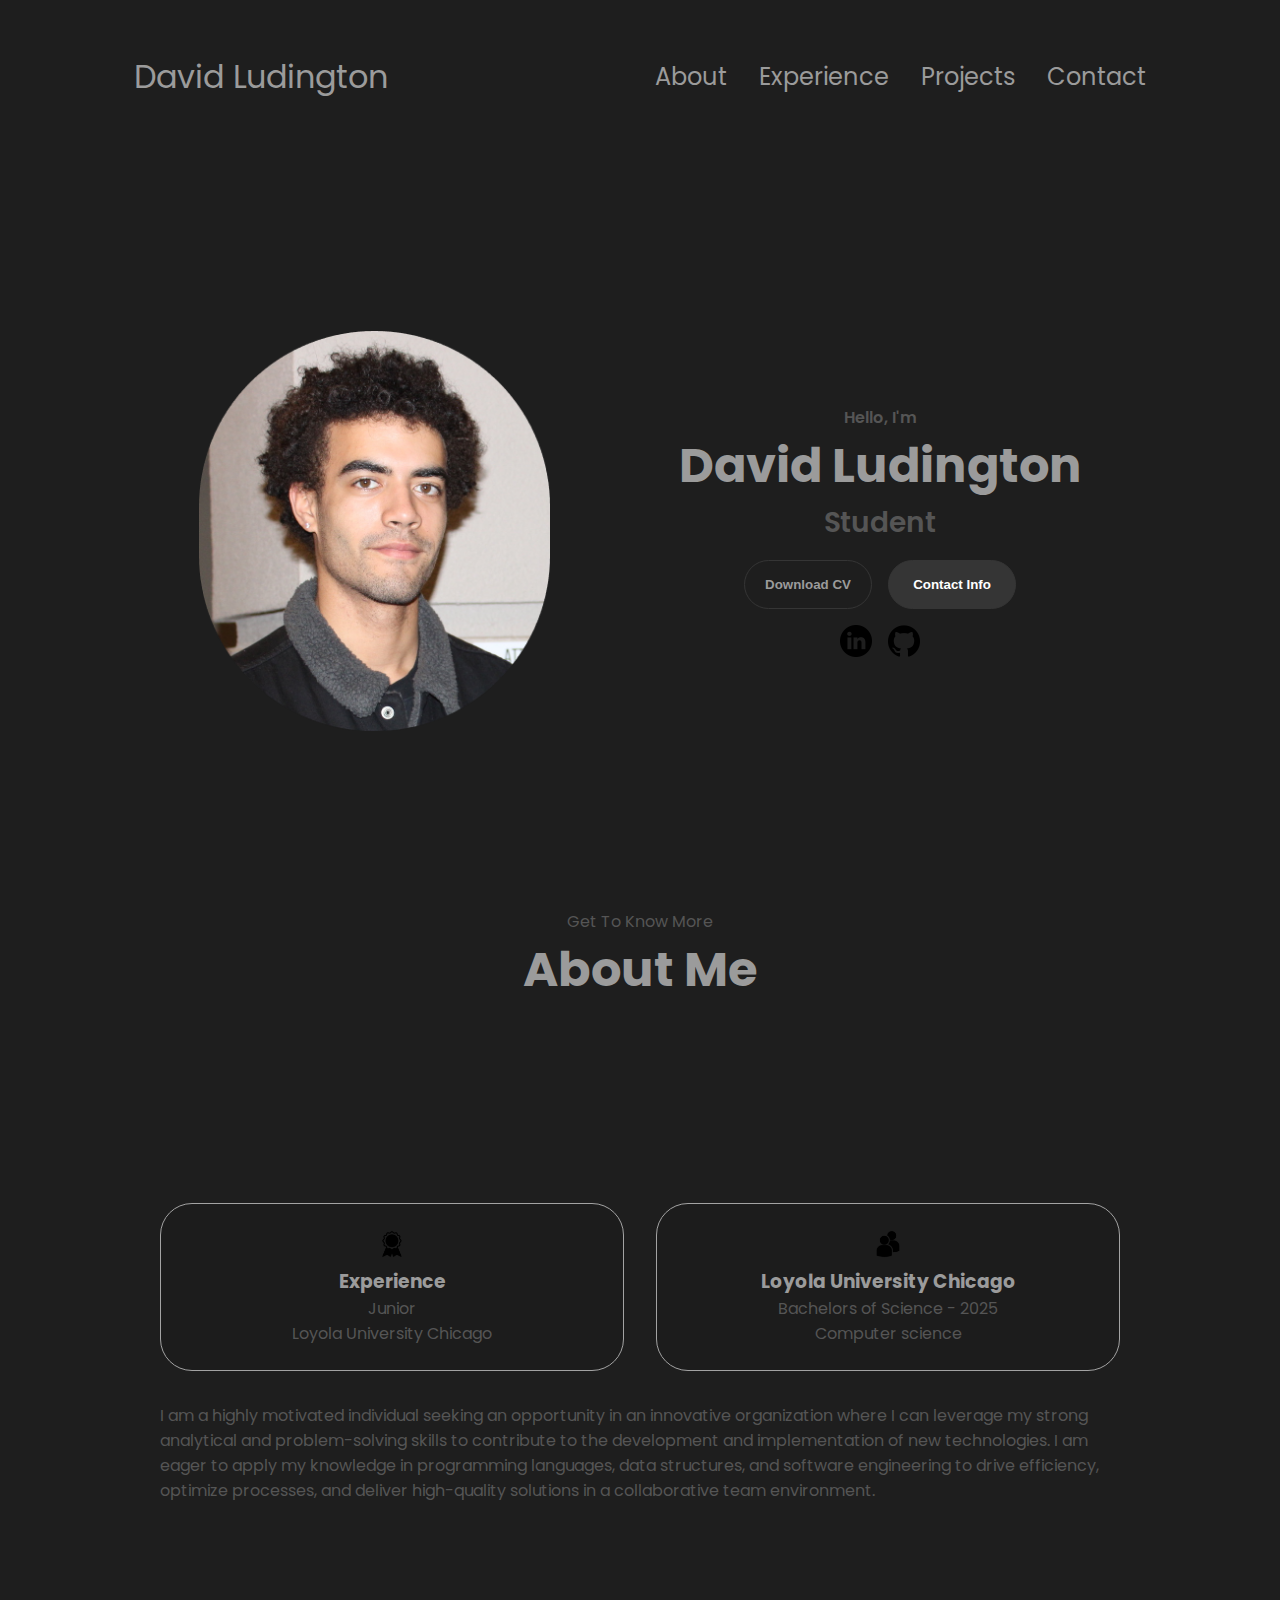
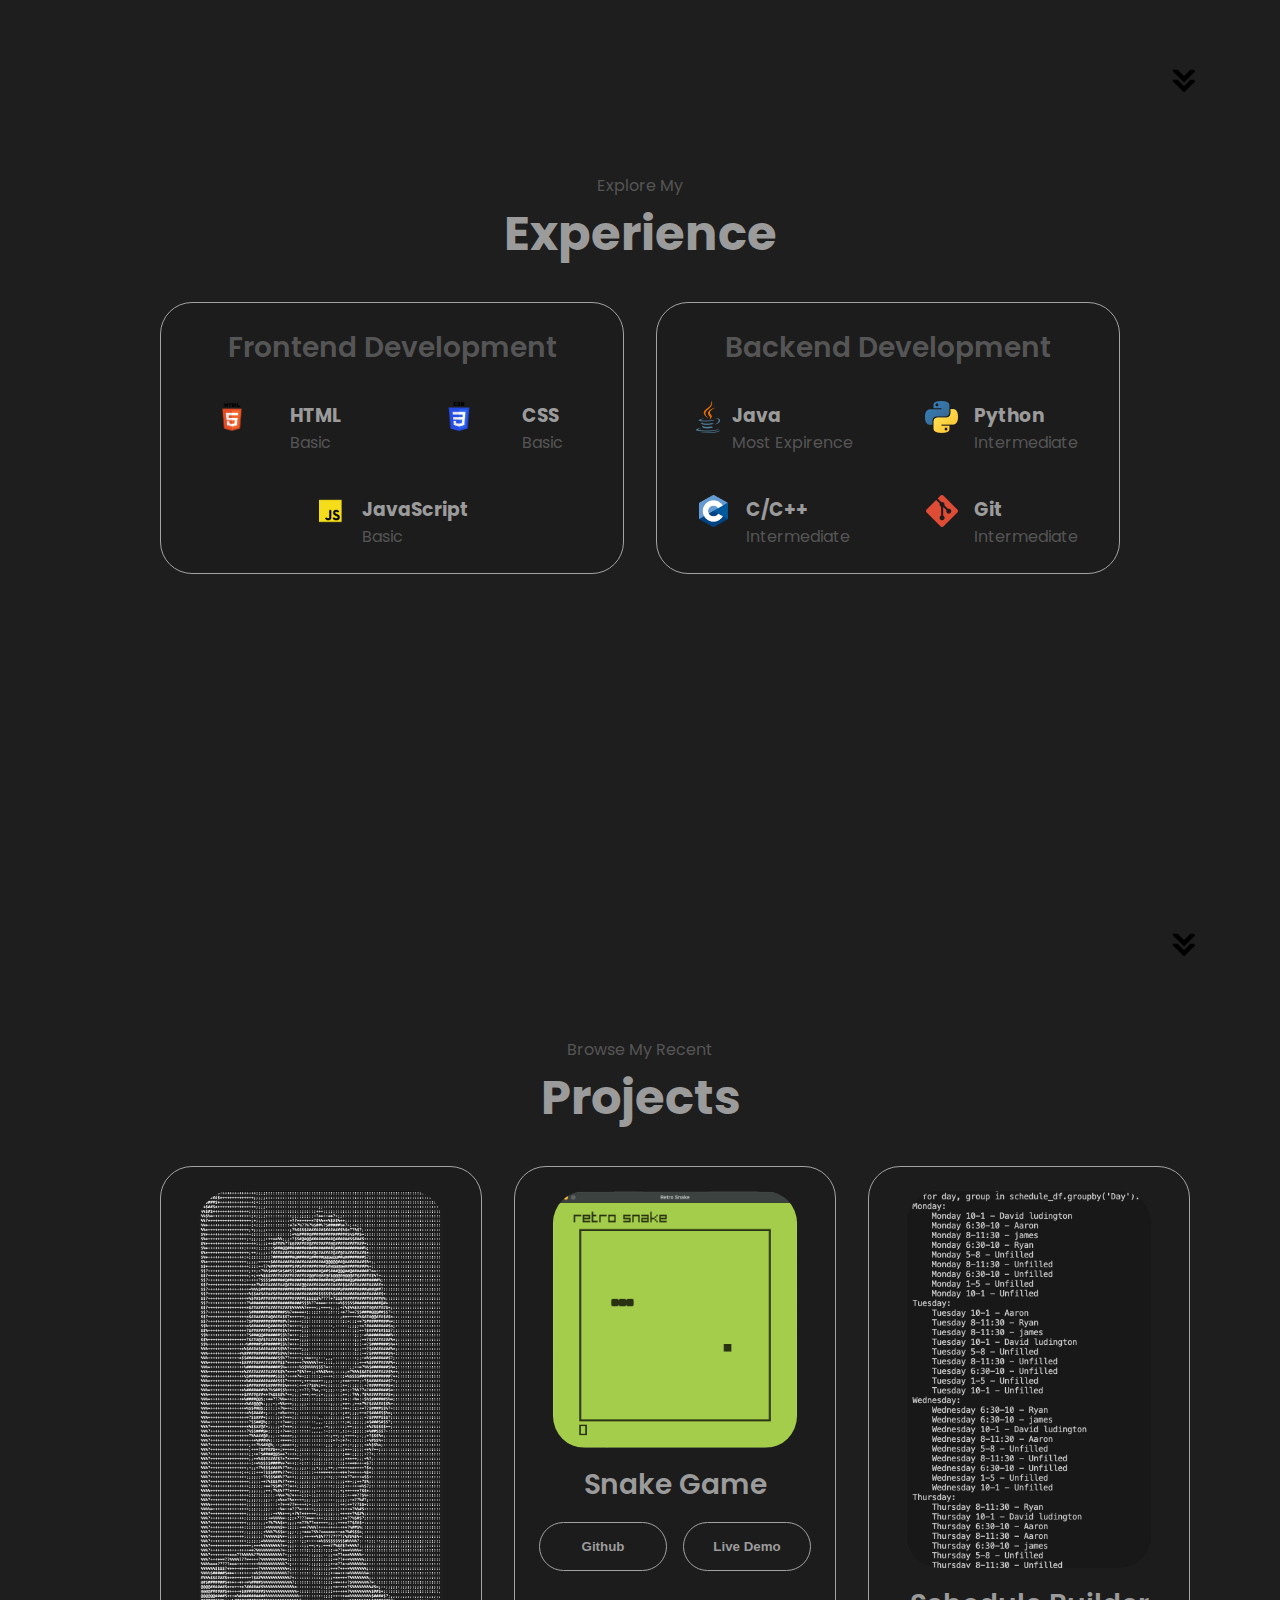
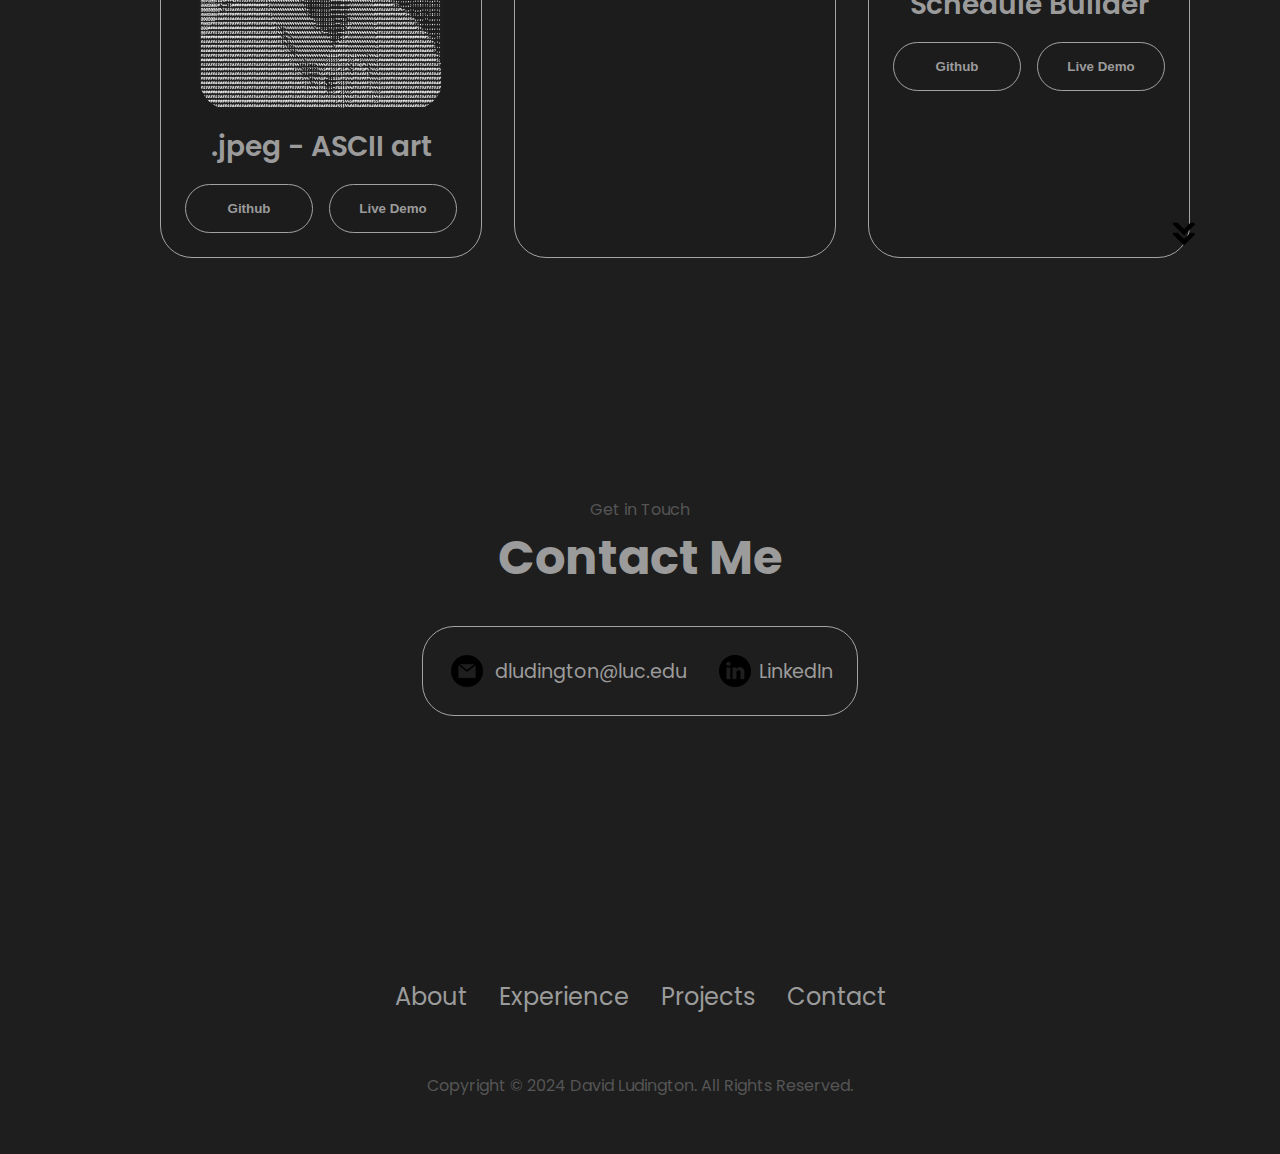
<file: index.html>
<!DOCTYPE html>
<html lang="en">
  <head>
    <meta charset="UTF-8" />
    <meta http-equiv="X-UA-Compatible" content="IE=edge" />
    <meta name="viewport" content="width=device-width, initial-scale=1.0" />
    <title>David Ludington | Portfolio</title>
    <link rel="stylesheet" href="style.css" />
    <link rel="stylesheet" href="mediaqueries.css" />
    <link rel="icon" type="image/x-icon" href="assets/favicon_io/favicon-32x32.png">
  </head>
  <body>
    <nav id="desktop-nav">
      <div class="logo">David Ludington</div>
      <div>
        <ul class="nav-links">
          <li><a href="#about">About</a></li>
          <li><a href="#experience">Experience</a></li>
          <li><a href="#projects">Projects</a></li>
          <li><a href="#contact">Contact</a></li>
        </ul>
      </div>
    </nav>
    <nav id="hamburger-nav">
      <div class="logo">David Ludington</div>
      <div class="hamburger-menu">
        <div class="hamburger-icon" onclick="toggleMenu()">
          <span></span>
          <span></span>
          <span></span>
        </div>
        <div class="menu-links">
          <li><a href="#about" onclick="toggleMenu()">About</a></li>
          <li><a href="#experience" onclick="toggleMenu()">Experience</a></li>
          <li><a href="#projects" onclick="toggleMenu()">Projects</a></li>
          <li><a href="#contact" onclick="toggleMenu()">Contact</a></li>
        </div>
      </div>
    </nav>
    <section id="profile">
      <div class="section__pic-container">
        <img src="./assets/headshot.jpeg" alt="David Ludington profile picture" />
      </div>
      <div class="section__text">
        <p class="section__text__p1">Hello, I'm</p>
        <h1 class="title">David Ludington</h1>
        <p class="section__text__p2">Student</p>
        <div class="btn-container">
          <button
            class="btn btn-color-2"
            onclick="window.open('./assets/jan2025-resume-davidludington.pdf')"
          >
            Download CV
          </button>
          <button class="btn btn-color-1" onclick="location.href='./#contact'">
            Contact Info
          </button>
        </div>
        <div id="socials-container">
          <img
            src="./assets/linkedin.png"
            alt="My LinkedIn profile"
            class="icon"
            onclick="location.href='https://www.linkedin.com/in/david-ludington-903389249/'"
          />
          <img
            src="./assets/github.png"
            alt="My Github profile"
            class="icon"
            onclick="location.href='https://github.com/davidludington'"
          />
        </div>
      </div>
    </section>
    <section id="about">
      <p class="section__text__p1">Get To Know More</p>
      <h1 class="title">About Me</h1>
      <div class="section-container">
        <div class="about-details-container">
          <div class="about-containers">
            <div class="details-container">
              <img
                src="./assets/experience.png"
                alt="Experience icon"
                class="icon"
              />
              <h3>Experience</h3>
              <p>Junior <br />Loyola University Chicago</p>
            </div>
            <div class="details-container">
              <img
                src="./assets/education.png"
                alt="Education icon"
                class="icon"
              />
              <h3>Loyola University Chicago</h3>
              <p>Bachelors of Science - 2025<br />Computer science</p>
            </div>
          </div>
          <div class="text-container">
            <p>
                I am a highly motivated individual seeking an opportunity in an 
                innovative organization where I can leverage my strong analytical 
                and problem-solving skills to contribute to the development and 
                implementation of new technologies. I am eager to apply my knowledge 
                in programming languages, data structures, and software engineering to 
                drive efficiency, optimize processes, and deliver high-quality solutions 
                in a collaborative team environment.

            </p>
          </div>
        </div>
      </div>
      <img
        src="./assets/arrow.png"
        alt="Arrow icon"
        class="icon arrow"
        onclick="location.href='./#experience'"
      />
    </section>
    <section id="experience">
      <p class="section__text__p1">Explore My</p>
      <h1 class="title">Experience</h1>
      <div class="experience-details-container">
        <div class="about-containers">
          <div class="details-container">
            <h2 class="experience-sub-title">Frontend Development</h2>
            <div class="article-container">
              <article>
                <img
                  src="./assets/HTML_logo.png"
                  alt="Experience icon"
                  class="icon"
                />
                <div>
                  <h3>HTML</h3>
                  <p>Basic</p>
                </div>
              </article>
              <article>
                <img
                  src="./assets/css_logo.png"
                  alt="Experience icon"
                  class="icon"
                />
                <div>
                  <h3>CSS</h3>
                  <p>Basic</p>
                </div>
              </article>
              <article>
                <img
                  src="./assets/javascript_logo.png"
                  alt="Experience icon"
                  class="icon"
                />
                <div>
                  <h3>JavaScript</h3>
                  <p>Basic</p>
                </div>
              </article>
            </div>
          </div>
          <div class="details-container">
            <h2 class="experience-sub-title">Backend Development</h2>
            <div class="article-container">
              <article>
                <img
                  src="./assets/java_logo.png"
                  alt="Experience icon"
                  class="icon"
                />
                <div>
                  <h3>Java</h3>
                  <p>Most Expirence</p>
                </div>
              </article>
              <article>
                <img
                  src="./assets/pylogo.png"
                  alt="Experience icon"
                  class="icon"
                />
                <div>
                  <h3>Python</h3>
                  <p>Intermediate</p>
                </div>
              </article>
              <article>
                <img
                  src="./assets/c_logo.png"
                  alt="Experience icon"
                  class="icon"
                />
                <div>
                  <h3>C/C++</h3>
                  <p>Intermediate</p>
                </div>
              </article>
              <article>
                <img
                  src="./assets/git_logo.png"
                  alt="Experience icon"
                  class="icon"
                />
                <div>
                  <h3>Git</h3>
                  <p>Intermediate</p>
                </div>
              </article>
            </div>
          </div>
        </div>
      </div>
      <img
        src="./assets/arrow.png"
        alt="Arrow icon"
        class="icon arrow"
        onclick="location.href='./#projects'"
      />
    </section>
    <section id="projects">
      <p class="section__text__p1">Browse My Recent</p>
      <h1 class="title">Projects</h1>
      <div class="experience-details-container">
        <div class="about-containers">
          <div class="details-container color-container">
            <div class="article-container">
              <img
                src="./assets/ascii_project.png"
                alt="Project 1"
                class="project-img"
              />
            </div>
            <h2 class="experience-sub-title project-title">.jpeg - ASCII art</h2>
            <div class="btn-container">
              <button
                class="btn btn-color-2 project-btn"
                onclick="location.href='https://github.com/davidludington/image_to_ascii'"
              >
                Github
              </button>
              <button
                class="btn btn-color-2 project-btn"
                onclick="location.href='https://github.com/'"
              >
                Live Demo
              </button>
            </div>
          </div>
          <div class="details-container color-container">
            <div class="article-container">
              <img
                src="./assets/snake_project.png"
                alt="Project 2"
                class="project-img"
              />
            </div>
            <h2 class="experience-sub-title project-title">Snake Game</h2>
            <div class="btn-container">
              <button
                class="btn btn-color-2 project-btn"
                onclick="location.href='https://github.com/davidludington/snake-raylibTest'"
              >
                Github
              </button>
              <button
                class="btn btn-color-2 project-btn"
                onclick="location.href='https://github.com/'"
              >
                Live Demo
              </button>
            </div>
          </div>
          <div class="details-container color-container">
            <div class="article-container">
              <img
                src="./assets/schedule_maker_project.png"
                alt="Project 3"
                class="project-img"
              />
            </div>
            <h2 class="experience-sub-title project-title">Schedule Builder</h2>
            <div class="btn-container">
              <button
                class="btn btn-color-2 project-btn"
                onclick="location.href='https://github.com/davidludington/halas_Mock_Schedule_maker'"
              >
                Github
              </button>
              <button
                class="btn btn-color-2 project-btn"
                onclick="location.href='https://github.com/'"
              >
                Live Demo
              </button> 
            </div>
          </div>
        </div>
      </div>
      <img
        src="./assets/arrow.png"
        alt="Arrow icon"
        class="icon arrow"
        onclick="location.href='./#contact'"
      />
    </section>
    <section id="contact">
      <p class="section__text__p1">Get in Touch</p>
      <h1 class="title">Contact Me</h1>
      <div class="contact-info-upper-container">
        <div class="contact-info-container">
          <img
            src="./assets/email.png"
            alt="Email icon"
            class="icon contact-icon email-icon"
          />
          <p><a href="mailto:dludington@luc.edu">dludington@luc.edu</a></p>
        </div>
        <div class="contact-info-container">
          <img
            src="./assets/linkedin.png"
            alt="LinkedIn icon"
            class="icon contact-icon"
          />
          <p><a href="https://www.linkedin.com/in/david-ludington-903389249/">LinkedIn</a></p>
        </div>
      </div>
    </section>
    <footer>
      <nav>
        <div class="nav-links-container">
          <ul class="nav-links">
            <li><a href="#about">About</a></li>
            <li><a href="#experience">Experience</a></li>
            <li><a href="#projects">Projects</a></li>
            <li><a href="#contact">Contact</a></li>
          </ul>
        </div>
      </nav>
      <p>Copyright &#169; 2024 David Ludington. All Rights Reserved.</p>
    </footer>
    <script src="script.js"></script>
  </body>
</html>
</file>
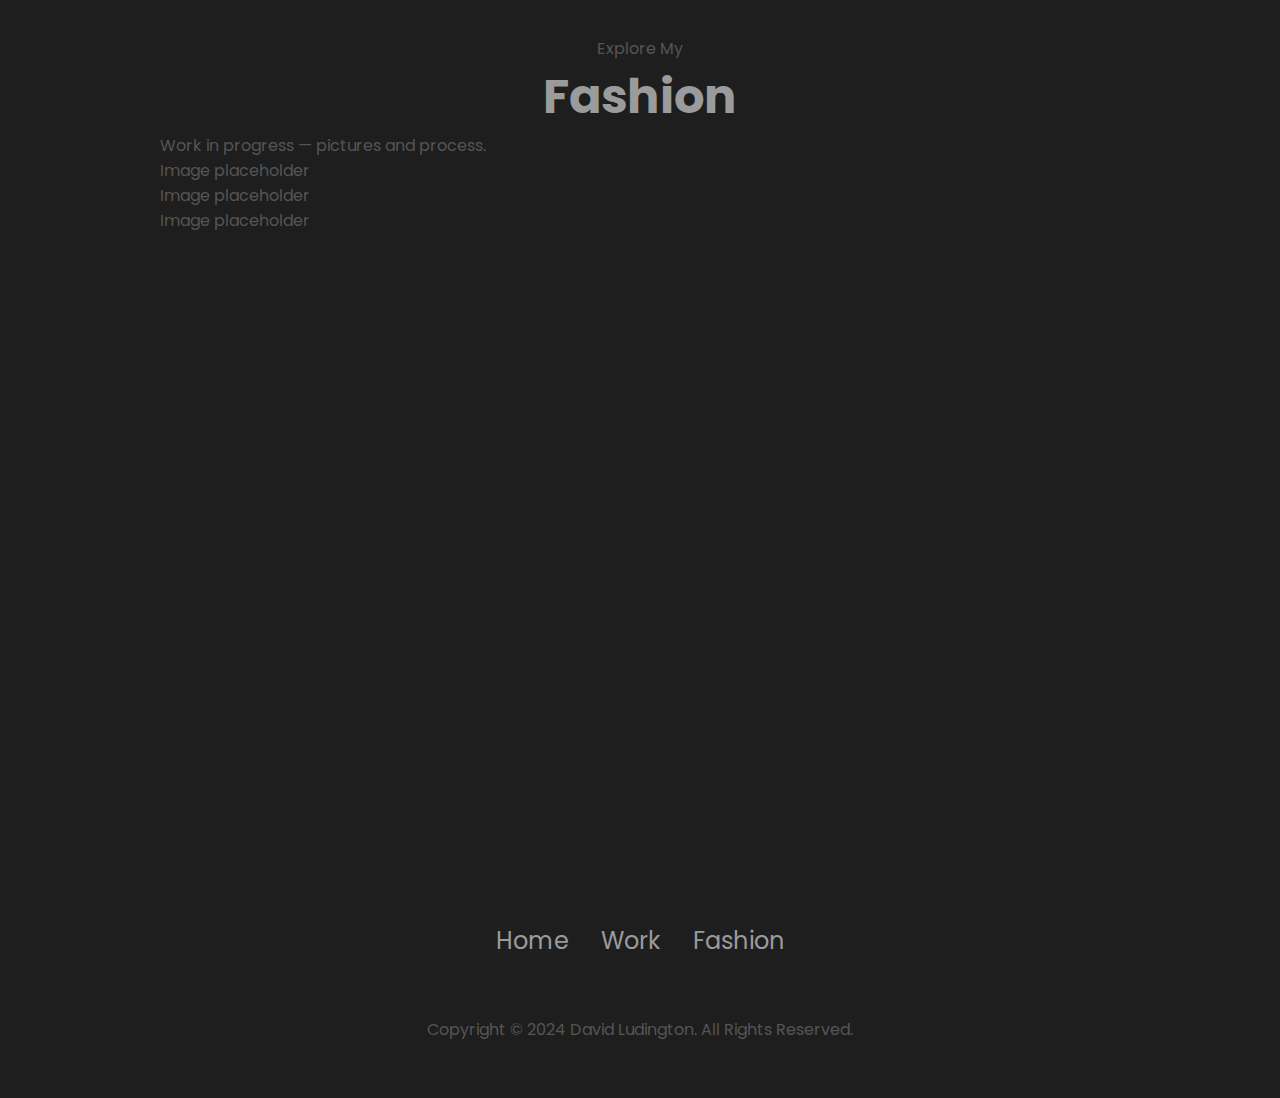
<file: fashion.html>
<!DOCTYPE html>
<html lang="en">
  <head>
    <meta charset="UTF-8" />
    <meta http-equiv="X-UA-Compatible" content="IE=edge" />
    <meta name="viewport" content="width=device-width, initial-scale=1.0" />
    <title>Fashion | David Ludington</title>
    <link rel="stylesheet" href="style.css" />
    <link rel="stylesheet" href="mediaqueries.css" />
    <link rel="icon" type="image/x-icon" href="assets/favicon_io/favicon-32x32.png">
  </head>
  <body>
    <!-- <nav id="desktop-nav">
      <div class="logo"><a href="index.html">David Ludington</a></div>
      <div class="nav-expand-wrapper">
        <button type="button" class="nav-expand-btn" onclick="toggleNavDropdown(event)" aria-label="Open menu">+</button>
        <div class="nav-dropdown" id="navDropdown">
          <a href="work.html">Work</a>
          <a href="fashion.html">Fashion</a>
        </div>
      </div>
    </nav> -->
    <nav id="hamburger-nav">
      <div class="logo"><a href="index.html">David Ludington</a></div>
      <div class="hamburger-menu">
        <div class="hamburger-icon" onclick="toggleMenu(event)" aria-label="Toggle menu">
          <span></span>
          <span></span>
          <span></span>
        </div>
        <div class="menu-links" id="menuLinks">
          <li><a href="work.html" onclick="toggleMenu(event)">Work</a></li>
          <li><a href="fashion.html" onclick="toggleMenu(event)">Fashion</a></li>
        </div>
      </div>
    </nav>
    <section id="fashion">
      <p class="section__text__p1">Explore My</p>
      <h1 class="title">Fashion</h1>
      <p class="fashion-intro">Work in progress — pictures and process.</p>
      <div class="fashion-grid">
        <div class="fashion-item">
          <div class="fashion-placeholder"></div>
          <p class="fashion-caption">Image placeholder</p>
        </div>
        <div class="fashion-item">
          <div class="fashion-placeholder"></div>
          <p class="fashion-caption">Image placeholder</p>
        </div>
        <div class="fashion-item">
          <div class="fashion-placeholder"></div>
          <p class="fashion-caption">Image placeholder</p>
        </div>
      </div>
    </section>
    <footer>
      <nav>
        <div class="nav-links-container">
          <ul class="nav-links">
            <li><a href="index.html">Home</a></li>
            <li><a href="work.html">Work</a></li>
            <li><a href="fashion.html">Fashion</a></li>
          </ul>
        </div>
      </nav>
      <p>Copyright &#169; 2024 David Ludington. All Rights Reserved.</p>
    </footer>
    <script src="script.js"></script>
  </body>
</html>
</file>
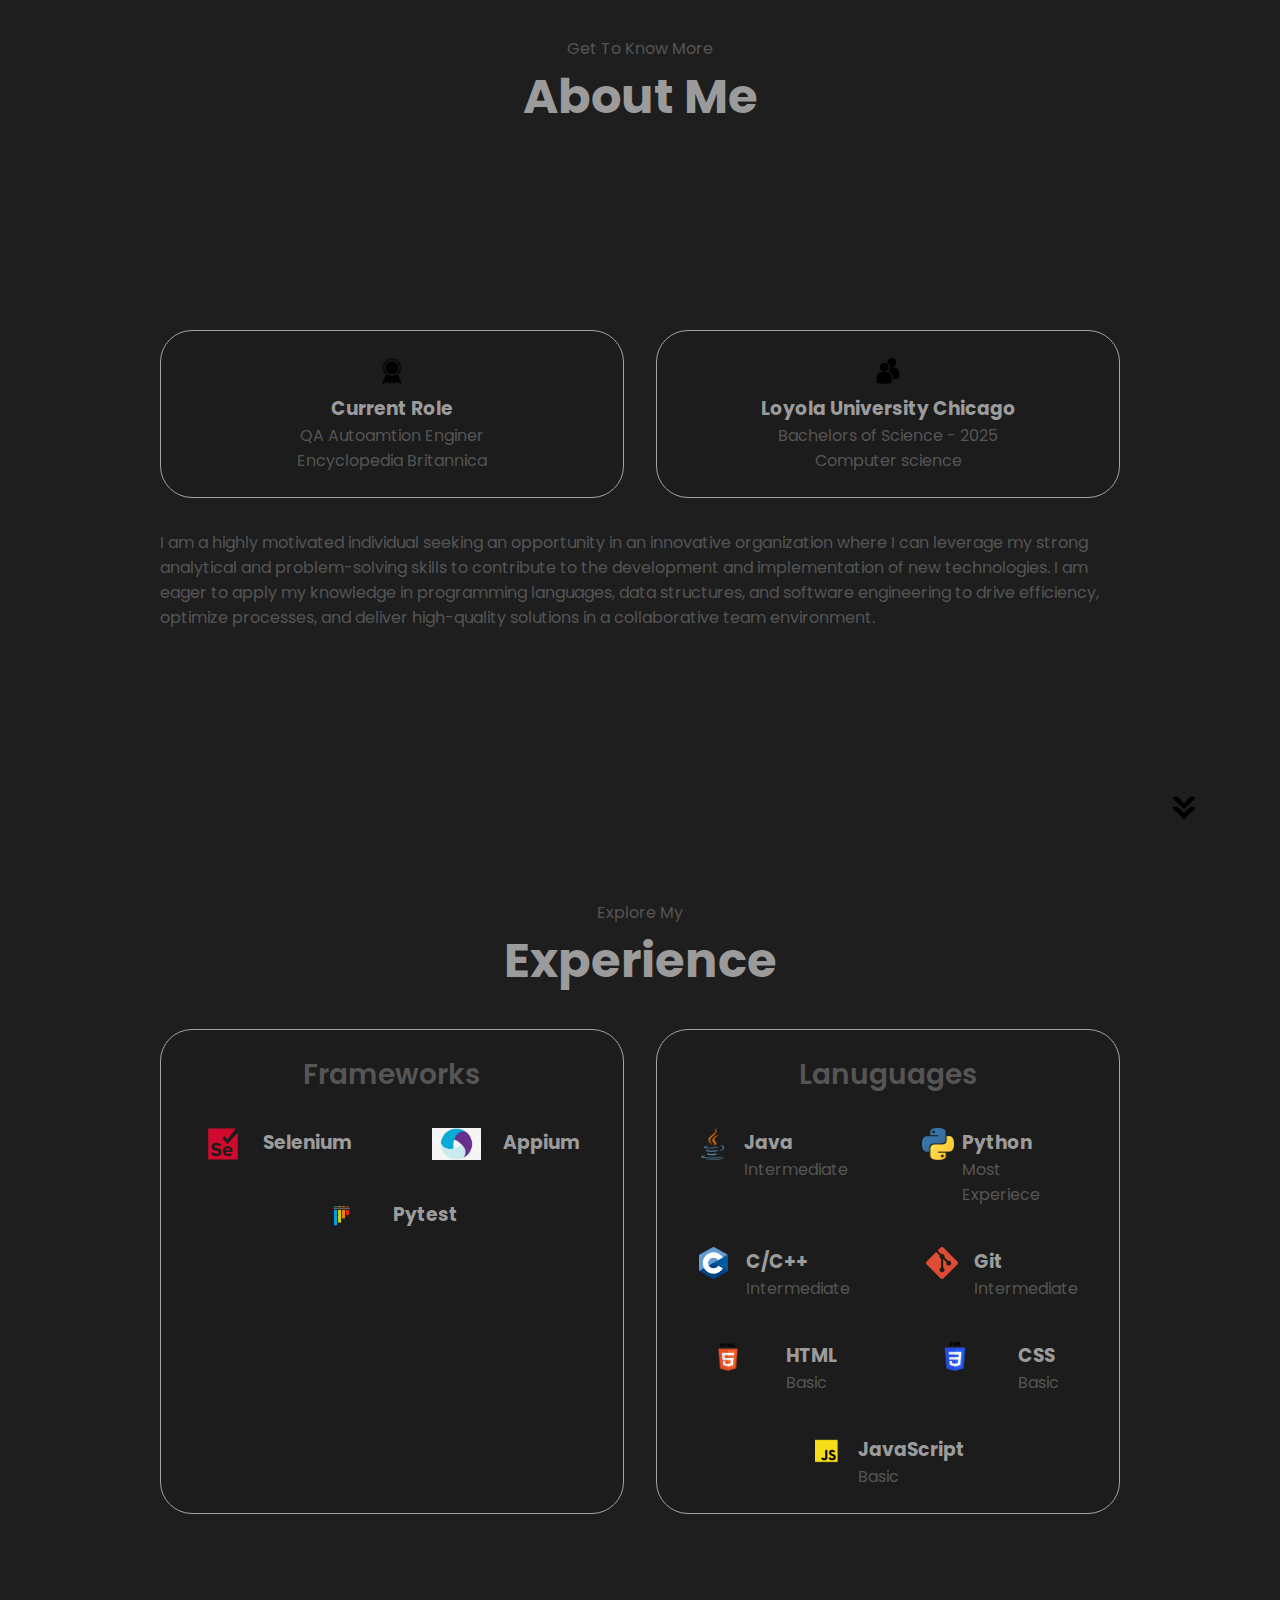
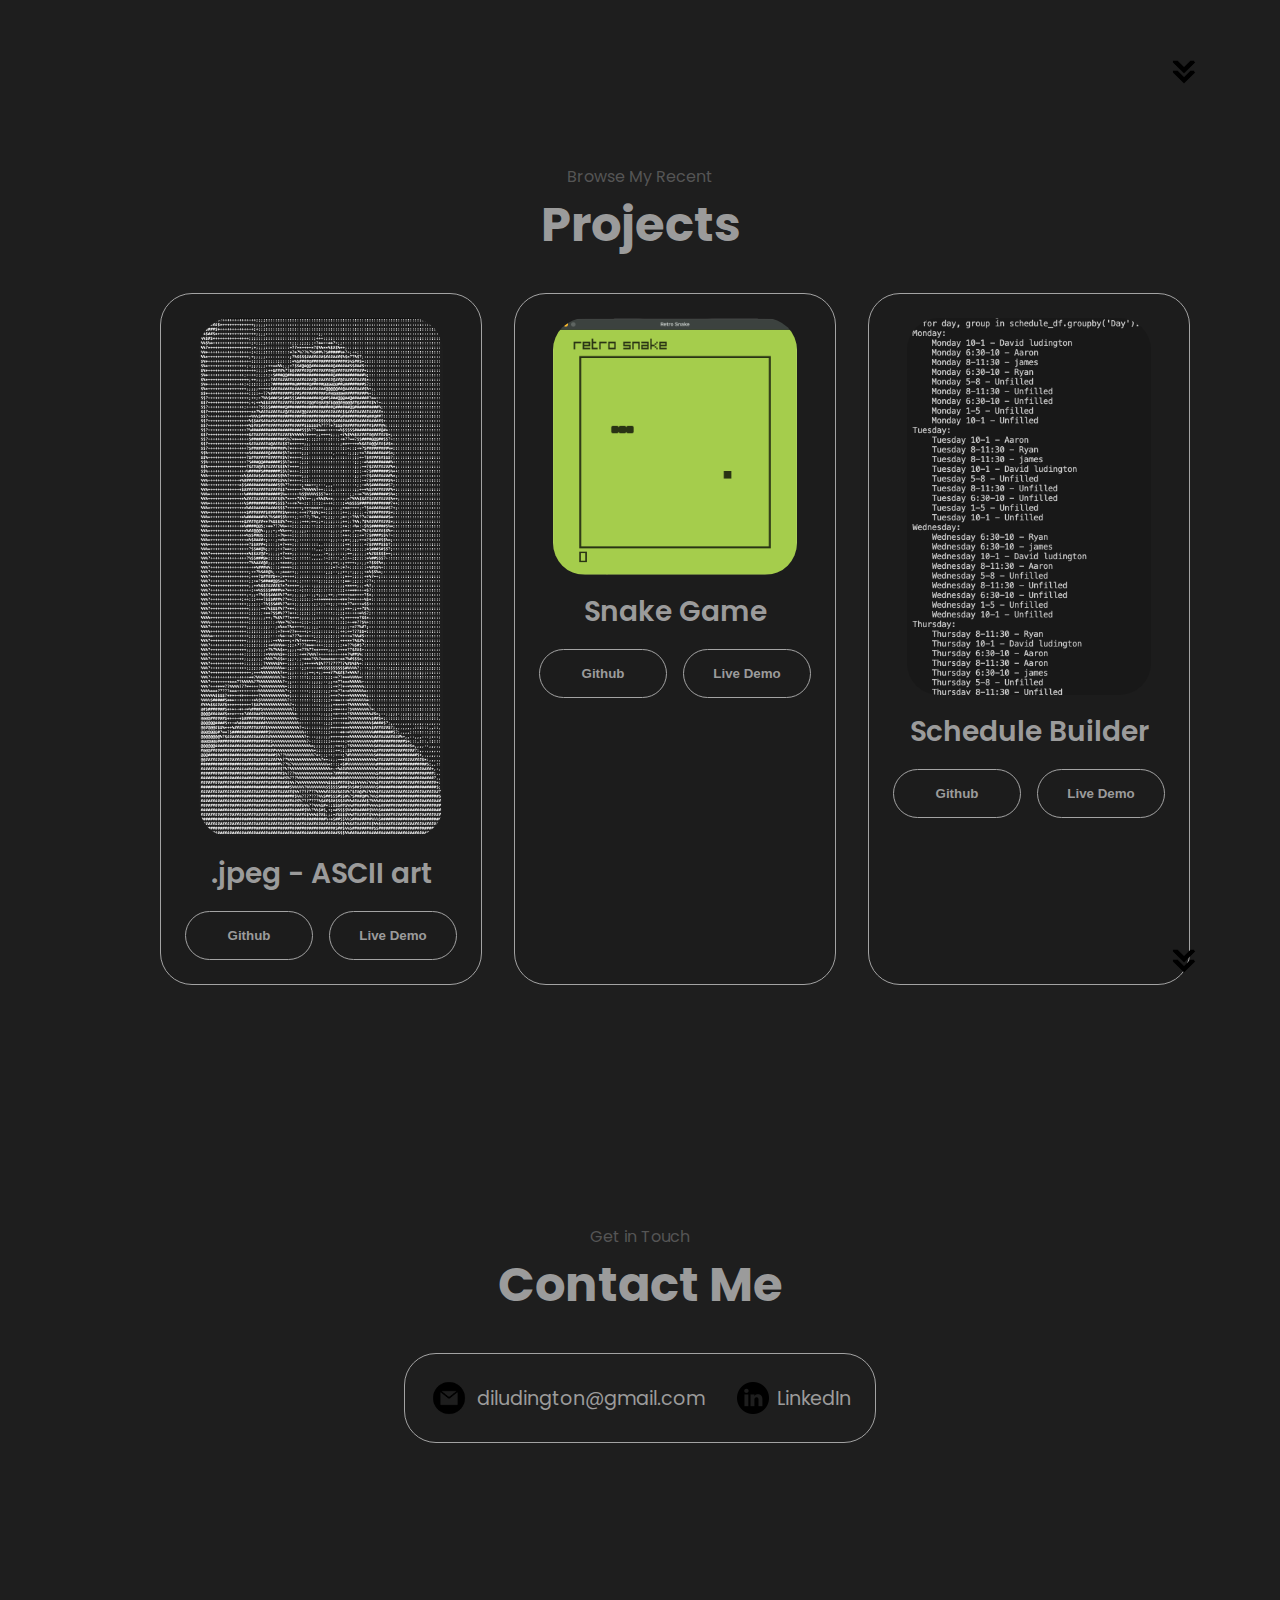
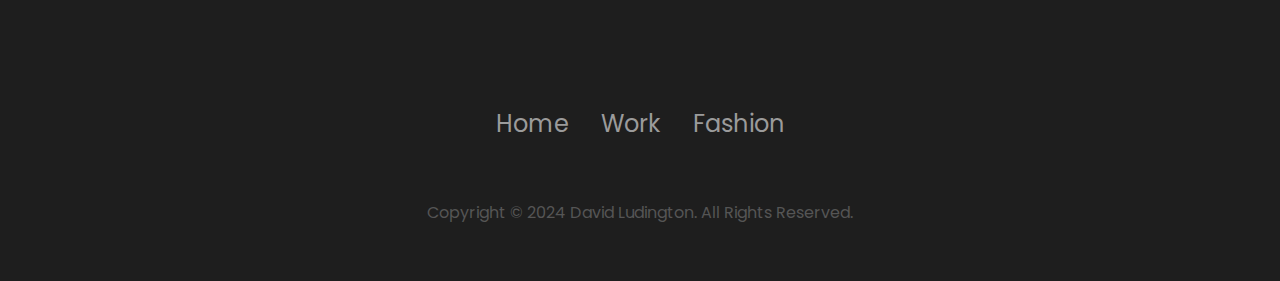
<file: work.html>
<!DOCTYPE html>
<html lang="en">
  <head>
    <meta charset="UTF-8" />
    <meta http-equiv="X-UA-Compatible" content="IE=edge" />
    <meta name="viewport" content="width=device-width, initial-scale=1.0" />
    <title>Work | David Ludington</title>
    <link rel="stylesheet" href="style.css" />
    <link rel="stylesheet" href="mediaqueries.css" />
    <link rel="icon" type="image/x-icon" href="assets/favicon_io/favicon-32x32.png">
  </head>
  <body>
    <!-- <nav id="desktop-nav">
      <div class="logo"><a href="index.html">David Ludington</a></div>
      <div class="nav-expand-wrapper">
        <button type="button" class="nav-expand-btn" onclick="toggleNavDropdown(event)" aria-label="Open menu">+</button>
        <div class="nav-dropdown" id="navDropdown">
          <a href="work.html">Work</a>
          <a href="fashion.html">Fashion</a>
        </div>
      </div>
    </nav> -->
    <nav id="hamburger-nav">
      <div class="logo"><a href="index.html">David Ludington</a></div>
      <div class="hamburger-menu">
        <div class="hamburger-icon" onclick="toggleMenu(event)" aria-label="Toggle menu">
          <span></span>
          <span></span>
          <span></span>
        </div>
        <div class="menu-links" id="menuLinks">
          <li><a href="work.html" onclick="toggleMenu(event)">Work</a></li>
          <li><a href="fashion.html" onclick="toggleMenu(event)">Fashion</a></li>
        </div>
      </div>
    </nav>
    <section id="about">
      <p class="section__text__p1">Get To Know More</p>
      <h1 class="title">About Me</h1>
      <div class="section-container">
        <div class="about-details-container">
          <div class="about-containers">
            <div class="details-container">
              <img
                src="./assets/experience.png"
                alt="Experience icon"
                class="icon"
              />
              <h3>Current Role</h3>
              <p>QA Autoamtion Enginer <br />Encyclopedia Britannica</p>
            </div>
            <div class="details-container">
              <img
                src="./assets/education.png"
                alt="Education icon"
                class="icon"
              />
              <h3>Loyola University Chicago</h3>
              <p>Bachelors of Science - 2025<br />Computer science</p>
            </div>
          </div>
          <div class="text-container">
            <p>
                I am a highly motivated individual seeking an opportunity in an 
                innovative organization where I can leverage my strong analytical 
                and problem-solving skills to contribute to the development and 
                implementation of new technologies. I am eager to apply my knowledge 
                in programming languages, data structures, and software engineering to 
                drive efficiency, optimize processes, and deliver high-quality solutions 
                in a collaborative team environment.

            </p>
          </div>
        </div>
      </div>
      <img
        src="./assets/arrow.png"
        alt="Arrow icon"
        class="icon arrow"
        onclick="location.href='./#experience'"
      />
    </section>
    <section id="experience">
      <p class="section__text__p1">Explore My</p>
      <h1 class="title">Experience</h1>
      <div class="experience-details-container">
        <div class="about-containers">
          <div class="details-container">
            <h2 class="experience-sub-title">Frameworks</h2>
            <div class="article-container">
              <article>
                <img
                  src="./assets/selenium.png"
                  alt="Experience icon"
                  class="icon"
                />
                <div>
                  <h3>Selenium</h3>
                  <p></p>
                </div>
              </article>
              <article>
                <img
                  src="./assets/appium.jpeg"
                  alt="Experience icon"
                  class="icon"
                />
                <div>
                  <h3>Appium</h3>
                  <p></p>
                </div>
              </article>
              <article>
                <img
                  src="./assets/pytest.png"
                  alt="Experience icon"
                  class="icon"
                />
                <div>
                  <h3>Pytest</h3>
                  <p></p>
                </div>
              </article>
            </div>
          </div>
          <div class="details-container">
            <h2 class="experience-sub-title">Lanuguages</h2>
            <div class="article-container">
              <article>
                <img
                  src="./assets/java_logo.png"
                  alt="Experience icon"
                  class="icon"
                />
                <div>
                  <h3>Java</h3>
                  <p>Intermediate</p>
                </div>
              </article>
              <article>
                <img
                  src="./assets/pylogo.png"
                  alt="Experience icon"
                  class="icon"
                />
                <div>
                  <h3>Python</h3>
                  <p>Most Experiece</p>
                </div>
              </article>
              <article>
                <img
                  src="./assets/c_logo.png"
                  alt="Experience icon"
                  class="icon"
                />
                <div>
                  <h3>C/C++</h3>
                  <p>Intermediate</p>
                </div>
              </article>
              <article>
                <img
                  src="./assets/git_logo.png"
                  alt="Experience icon"
                  class="icon"
                />
                <div>
                  <h3>Git</h3>
                  <p>Intermediate</p>
                </div>
              </article>
              <article>
                <img
                  src="./assets/HTML_logo.png"
                  alt="Experience icon"
                  class="icon"
                />
                <div>
                  <h3>HTML</h3>
                  <p>Basic</p>
                </div>
              </article>
              <article>
                <img
                  src="./assets/css_logo.png"
                  alt="Experience icon"
                  class="icon"
                />
                <div>
                  <h3>CSS</h3>
                  <p>Basic</p>
                </div>
              </article>
              <article>
                <img
                  src="./assets/javascript_logo.png"
                  alt="Experience icon"
                  class="icon"
                />
                <div>
                  <h3>JavaScript</h3>
                  <p>Basic</p>
                </div>
              </article>
            </div>
          </div>
        </div>
      </div>
      <img
        src="./assets/arrow.png"
        alt="Arrow icon"
        class="icon arrow"
        onclick="location.href='./#projects'"
      />
    </section>
    <section id="projects">
      <p class="section__text__p1">Browse My Recent</p>
      <h1 class="title">Projects</h1>
      <div class="experience-details-container">
        <div class="about-containers">
          <div class="details-container color-container">
            <div class="article-container">
              <img
                src="./assets/ascii_project.png"
                alt="Project 1"
                class="project-img"
              />
            </div>
            <h2 class="experience-sub-title project-title">.jpeg - ASCII art</h2>
            <div class="btn-container">
              <button
                class="btn btn-color-2 project-btn"
                onclick="location.href='https://github.com/davidludington/image_to_ascii'"
              >
                Github
              </button>
              <button
                class="btn btn-color-2 project-btn"
                onclick="location.href='https://github.com/'"
              >
                Live Demo
              </button>
            </div>
          </div>
          <div class="details-container color-container">
            <div class="article-container">
              <img
                src="./assets/snake_project.png"
                alt="Project 2"
                class="project-img"
              />
            </div>
            <h2 class="experience-sub-title project-title">Snake Game</h2>
            <div class="btn-container">
              <button
                class="btn btn-color-2 project-btn"
                onclick="location.href='https://github.com/davidludington/snake-raylibTest'"
              >
                Github
              </button>
              <button
                class="btn btn-color-2 project-btn"
                onclick="location.href='https://github.com/'"
              >
                Live Demo
              </button>
            </div>
          </div>
          <div class="details-container color-container">
            <div class="article-container">
              <img
                src="./assets/schedule_maker_project.png"
                alt="Project 3"
                class="project-img"
              />
            </div>
            <h2 class="experience-sub-title project-title">Schedule Builder</h2>
            <div class="btn-container">
              <button
                class="btn btn-color-2 project-btn"
                onclick="location.href='https://github.com/davidludington/halas_Mock_Schedule_maker'"
              >
                Github
              </button>
              <button
                class="btn btn-color-2 project-btn"
                onclick="location.href='https://github.com/'"
              >
                Live Demo
              </button> 
            </div>
          </div>
        </div>
      </div>
      <img
        src="./assets/arrow.png"
        alt="Arrow icon"
        class="icon arrow"
        onclick="location.href='./#contact'"
      />
    </section>
    <section id="contact">
      <p class="section__text__p1">Get in Touch</p>
      <h1 class="title">Contact Me</h1>
      <div class="contact-info-upper-container">
        <div class="contact-info-container">
          <img
            src="./assets/email.png"
            alt="Email icon"
            class="icon contact-icon email-icon"
          />
          <p><a href="mailto:diludington@gmail.com">diludington@gmail.com</a></p>
        </div>
        <div class="contact-info-container">
          <img
            src="./assets/linkedin.png"
            alt="LinkedIn icon"
            class="icon contact-icon"
          />
          <p><a href="https://www.linkedin.com/in/david-ludington-903389249/">LinkedIn</a></p>
        </div>
      </div>
    </section>
    <footer>
      <nav>
        <div class="nav-links-container">
          <ul class="nav-links">
            <li><a href="index.html">Home</a></li>
            <li><a href="work.html">Work</a></li>
            <li><a href="fashion.html">Fashion</a></li>
          </ul>
        </div>
      </nav>
      <p>Copyright &#169; 2024 David Ludington. All Rights Reserved.</p>
    </footer>
    <script src="script.js"></script>
  </body>
</html>
</file>
<file: style.css>
/* GENERAL */

@import url("https://fonts.googleapis.com/css2?family=Poppins:wght@300;400;500;600&display=swap");

* {
  margin: 0;
  padding: 0;
}

body {
  font-family: "Poppins", sans-serif;
  background-color: rgb(30, 30, 30);
}

html {
  scroll-behavior: smooth;
}

p {
  color: rgb(85, 85, 85);
}

/* TRANSITION */

a,
.btn {
  transition: all 300ms ease;
}

/* DESKTOP NAV */

nav,
.nav-links {
  display: flex;
}

nav {
  justify-content: space-around;
  align-items: center;
  height: 17vh;
}

.nav-links {
  gap: 2rem;
  list-style: none;
  font-size: 1.5rem;
}

a {
  color: rgb(155, 155, 155);
  text-decoration: none;
  text-decoration-color: white;
}

a:hover {
  color: white;
  text-decoration: underline;
  text-underline-offset: 1rem;
  text-decoration-color: white;
}

.logo {
  font-size: 2rem;
  color: rgb(155, 155, 155);
}

.logo:hover {
  cursor: default;
}

/* HAMBURGER MENU */

#hamburger-nav {
  display: none;
}

.hamburger-menu {
  position: relative;
  display: inline-block;
}

.hamburger-icon {
  display: flex;
  flex-direction: column;
  justify-content: space-between;
  height: 24px;
  width: 30px;
  cursor: pointer;
}

.hamburger-icon span {
  width: 100%;
  height: 2px;
  background-color: rgb(155, 155, 155);;
  transition: all 0.3 ease-in-out;
}

.menu-links {
  position: absolute;
  top: 100%;
  right: 0;
  background-color: white;
  width: fit-content;
  max-height: 0;
  overflow: hidden;
  transition: all 0.3 ease-in-out;
}

.menu-links a {
  display: block;
  padding: 10px;
  text-align: center;
  font-size: 1.5rem;
  color: rgb(155, 155, 155);;
  text-decoration: none;
  transition: all 0.3 ease-in-out;
}

.menu-links li {
  list-style: none;
}

.menu-links.open {
  max-height: 300px;
}

.hamburger-icon.open span:first-child {
  transform: rotate(45deg) translate(10px, 5px);
}

.hamburger-icon.open span:nth-child(2) {
  opacity: 0;
}

.hamburger-icon.open span:last-child {
  transform: rotate(-45deg) translate(10px, -5px);
}

.hamburger-icon span:first-child {
  transform: none;
}

.hamburger-icon span:first-child {
  opacity: 1;
}

.hamburger-icon span:first-child {
  transform: none;
}

/* SECTIONS */

section {
  padding-top: 4vh;
  height: 96vh;
  margin: 0 10rem;
  box-sizing: border-box;
  min-height: fit-content;
}

.section-container {
  display: flex;
}

/* PROFILE SECTION */

#profile {
  display: flex;
  justify-content: center;
  gap: 5rem;
  height: 80vh;
}

.section__pic-container {
  display: flex;
  height: 400px;
  width: 400px;
  margin: auto 0;
}

.section__text {
  align-self: center;
  text-align: center;
}

.section__text p {
  font-weight: 600;
}

.section__text__p1 {
  text-align: center;
}

.section__text__p2 {
  font-size: 1.75rem;
  margin-bottom: 1rem;
}

.title {
  font-size: 3rem;
  text-align: center;
  color: rgb(155, 155, 155);
}

#socials-container {
  display: flex;
  justify-content: center;
  margin-top: 1rem;
  gap: 1rem;
}

/* ICONS */

.icon {
  cursor: pointer;
  height: 2rem;
}

/* BUTTONS */

.btn-container {
  display: flex;
  justify-content: center;
  gap: 1rem;
}

.btn {
  font-weight: 600;
  transition: all 300ms ease;
  padding: 1rem;
  width: 8rem;
  border-radius: 2rem;
}

.btn-color-1,
.btn-color-2 {
  border: rgb(53, 53, 53) 0.1rem solid;
}

.btn-color-1:hover,
.btn-color-2:hover {
  cursor: pointer;
}

.btn-color-1,
.btn-color-2:hover {
  background: rgb(53, 53, 53);
  color: white;
}

.btn-color-1:hover {
  background: rgb(0, 0, 0);
}

.btn-color-2 {
  background: none;
  color: rgb(155, 155, 155);
}

.btn-color-2:hover {
  border: rgb(255, 255, 255) 0.1rem solid;
}

.btn-container {
  gap: 1rem;
}

/* ABOUT SECTION */

#about {
  position: relative;
}

.about-containers {
  gap: 2rem;
  margin-bottom: 2rem;
  margin-top: 2rem;
}

.about-details-container {
  justify-content: center;
  flex-direction: column;
  color: rgb(155, 155, 155);
}

.about-containers,
.about-details-container {
  display: flex;
}

.about-pic {
  border-radius: 2rem;
}

.arrow {
  position: absolute;
  right: -5rem;
  bottom: 2.5rem;
}

.details-container {
  padding: 1.5rem;
  flex: 1;
  background: rgb(28, 28, 28);
  border-radius: 2rem;
  border: rgb(53, 53, 53) 0.1rem solid;
  border-color: rgb(163, 163, 163);
  text-align: center;
}

.section-container {
  gap: 4rem;
  height: 80%;
}

.section__pic-container {
  height: 400px;
  width: 400px;
  margin: auto 0;
}

/* EXPERIENCE SECTION */

#experience {
  position: relative;
}

.experience-sub-title {
  color: rgb(85, 85, 85);
  font-weight: 600;
  font-size: 1.75rem;
  margin-bottom: 2rem;
}

.experience-details-container {
  display: flex;
  justify-content: center;
  flex-direction: column;
}

.article-container {
  display: flex;
  text-align: initial;
  flex-wrap: wrap;
  flex-direction: row;
  gap: 2.5rem;
  justify-content: space-around;
  color: rgb(155, 155, 155);
}

article {
  display: flex;
  width: 10rem;
  justify-content: space-around;
  gap: 0.5rem;
}

article .icon {
  cursor: default;
}

/* PROJECTS SECTION */

#projects {
  position: relative;
}

.color-container {
  border-color: rgb(163, 163, 163);
  background: rgb(28, 28, 28);
}

.project-img {
  border-radius: 2rem;
  width: 90%;
  height: 90%;
}

.project-title {
  margin: 1rem;
  color: rgb(155, 155, 155);;
}

.project-btn {
  color: rgb(155, 155, 155);;
  border-color: rgb(163, 163, 163);
}

/* CONTACT */

#contact {
  display: flex;
  justify-content: center;
  flex-direction: column;
  height: 70vh;
}

.contact-info-upper-container {
  display: flex;
  justify-content: center;
  border-radius: 2rem;
  border: rgb(53, 53, 53) 0.1rem solid;
  border-color: rgb(163, 163, 163);
  background: (250, 250, 250);
  margin: 2rem auto;
  padding: 0.5rem;
}

.contact-info-container {
  display: flex;
  align-items: center;
  justify-content: center;
  gap: 0.5rem;
  margin: 1rem;
}

.contact-info-container p {
  font-size: larger;
}

.contact-icon {
  cursor: default;
}

.email-icon {
  height: 2.5rem;
}

/* FOOTER SECTION */

footer {
  height: 26vh;
  margin: 0 1rem;
}

footer p {
  text-align: center;
}
</file>
<file: mediaqueries.css>
@media screen and (max-width: 1200px) {
    #desktop-nav{
        display: none;
    }

    #hambuger-nav{
        display: flex;
    }
    
}
</file>
